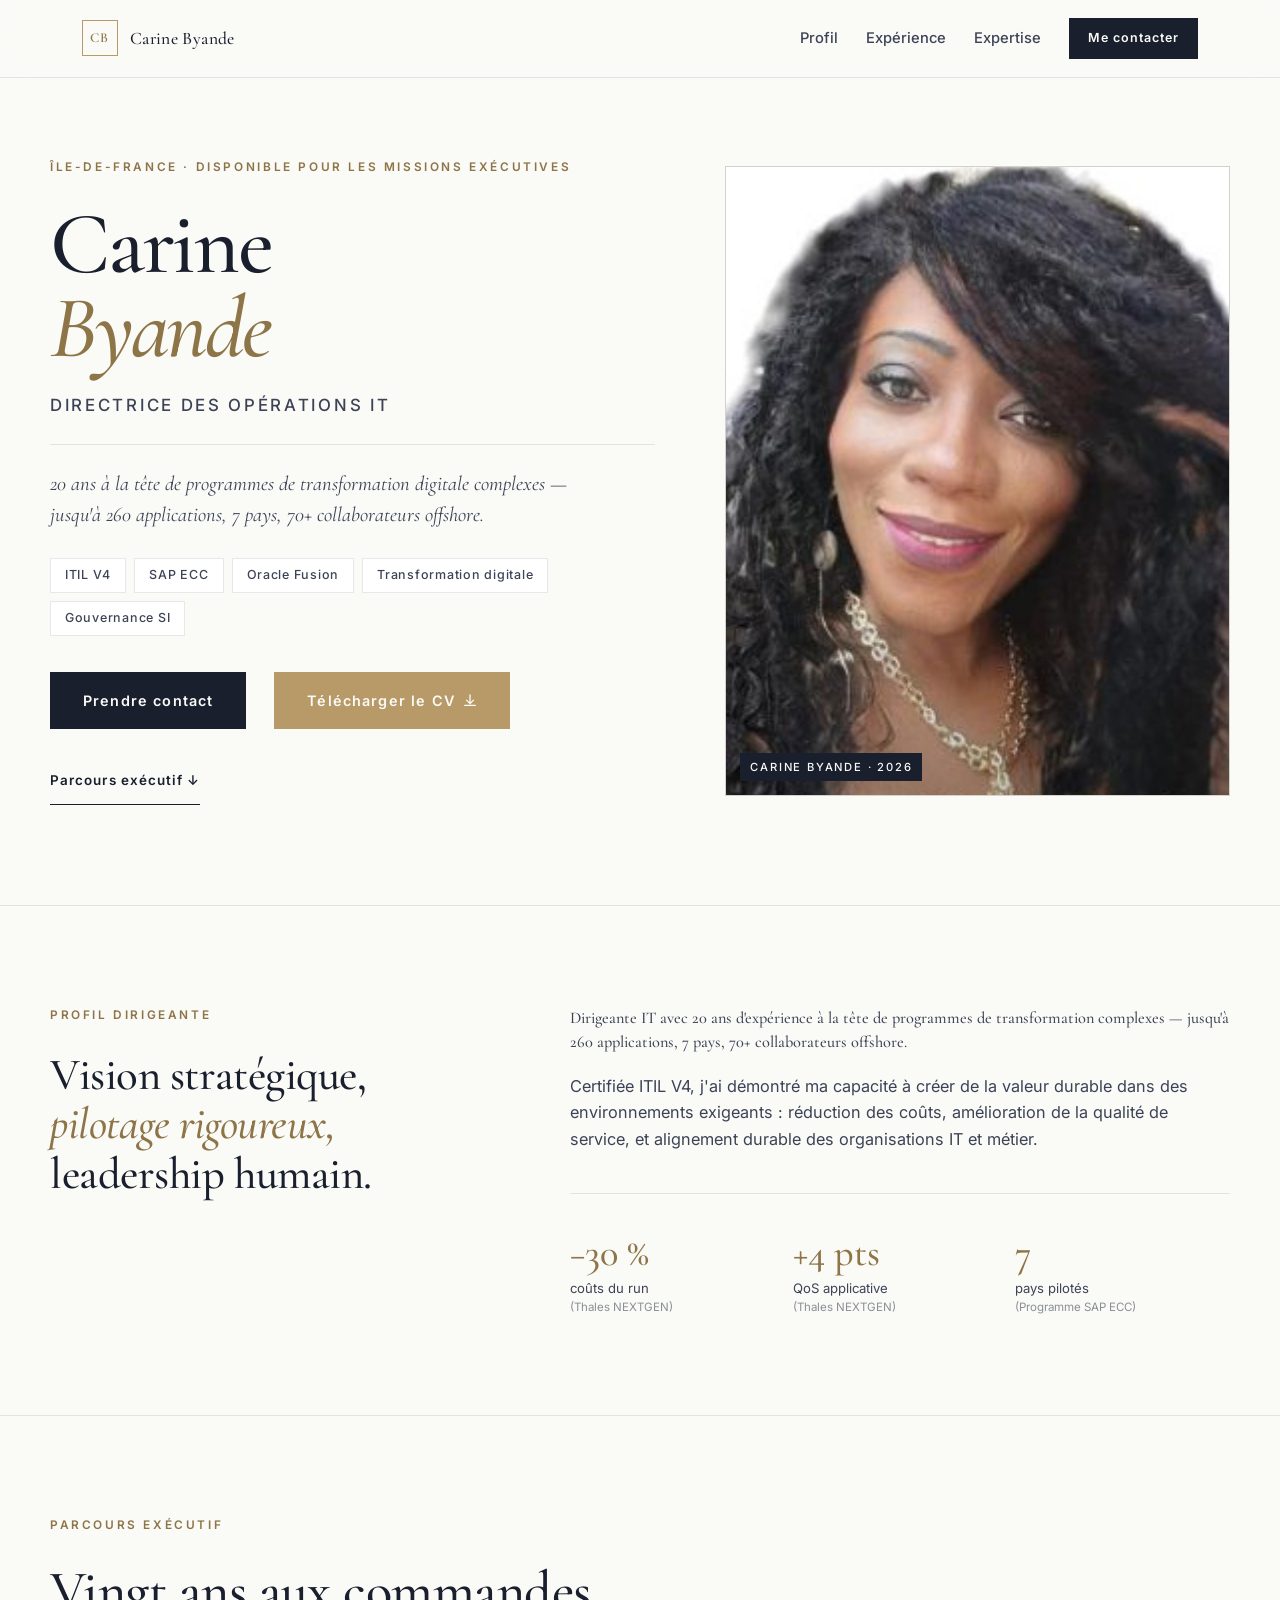
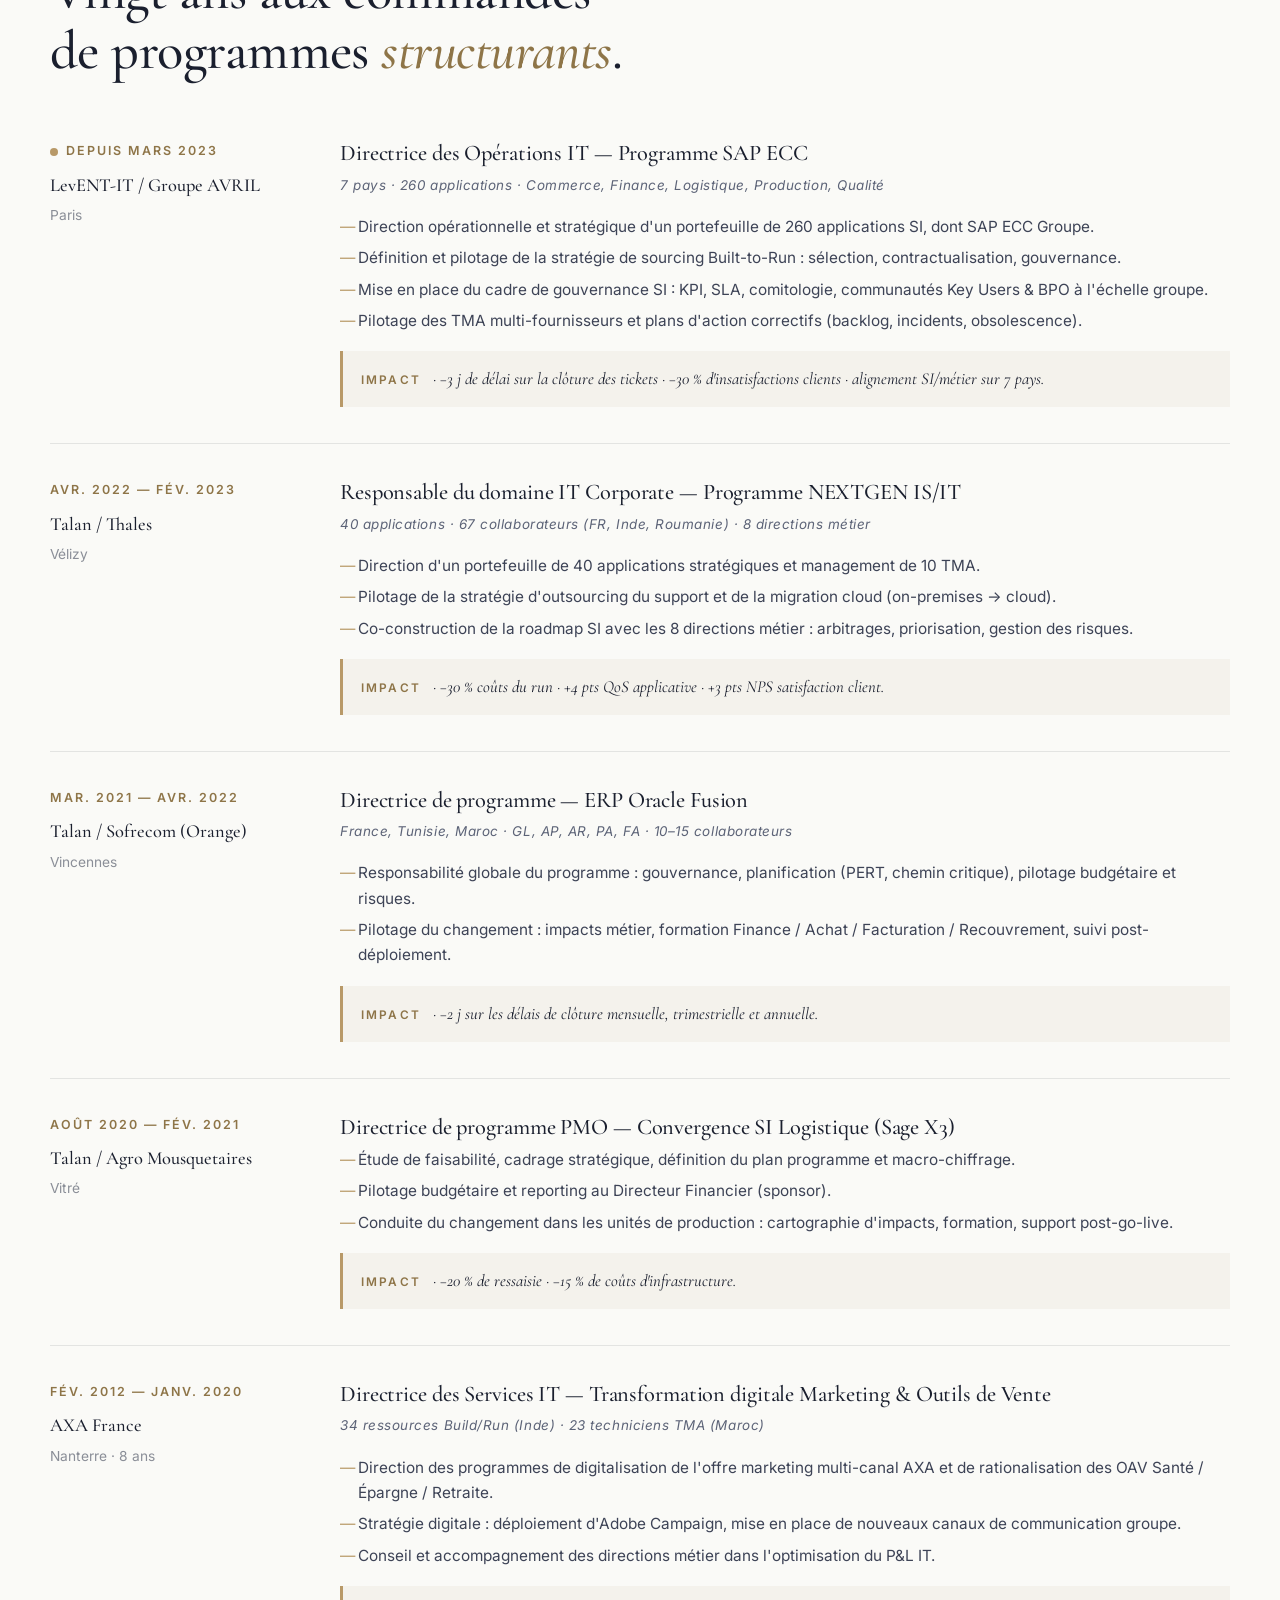
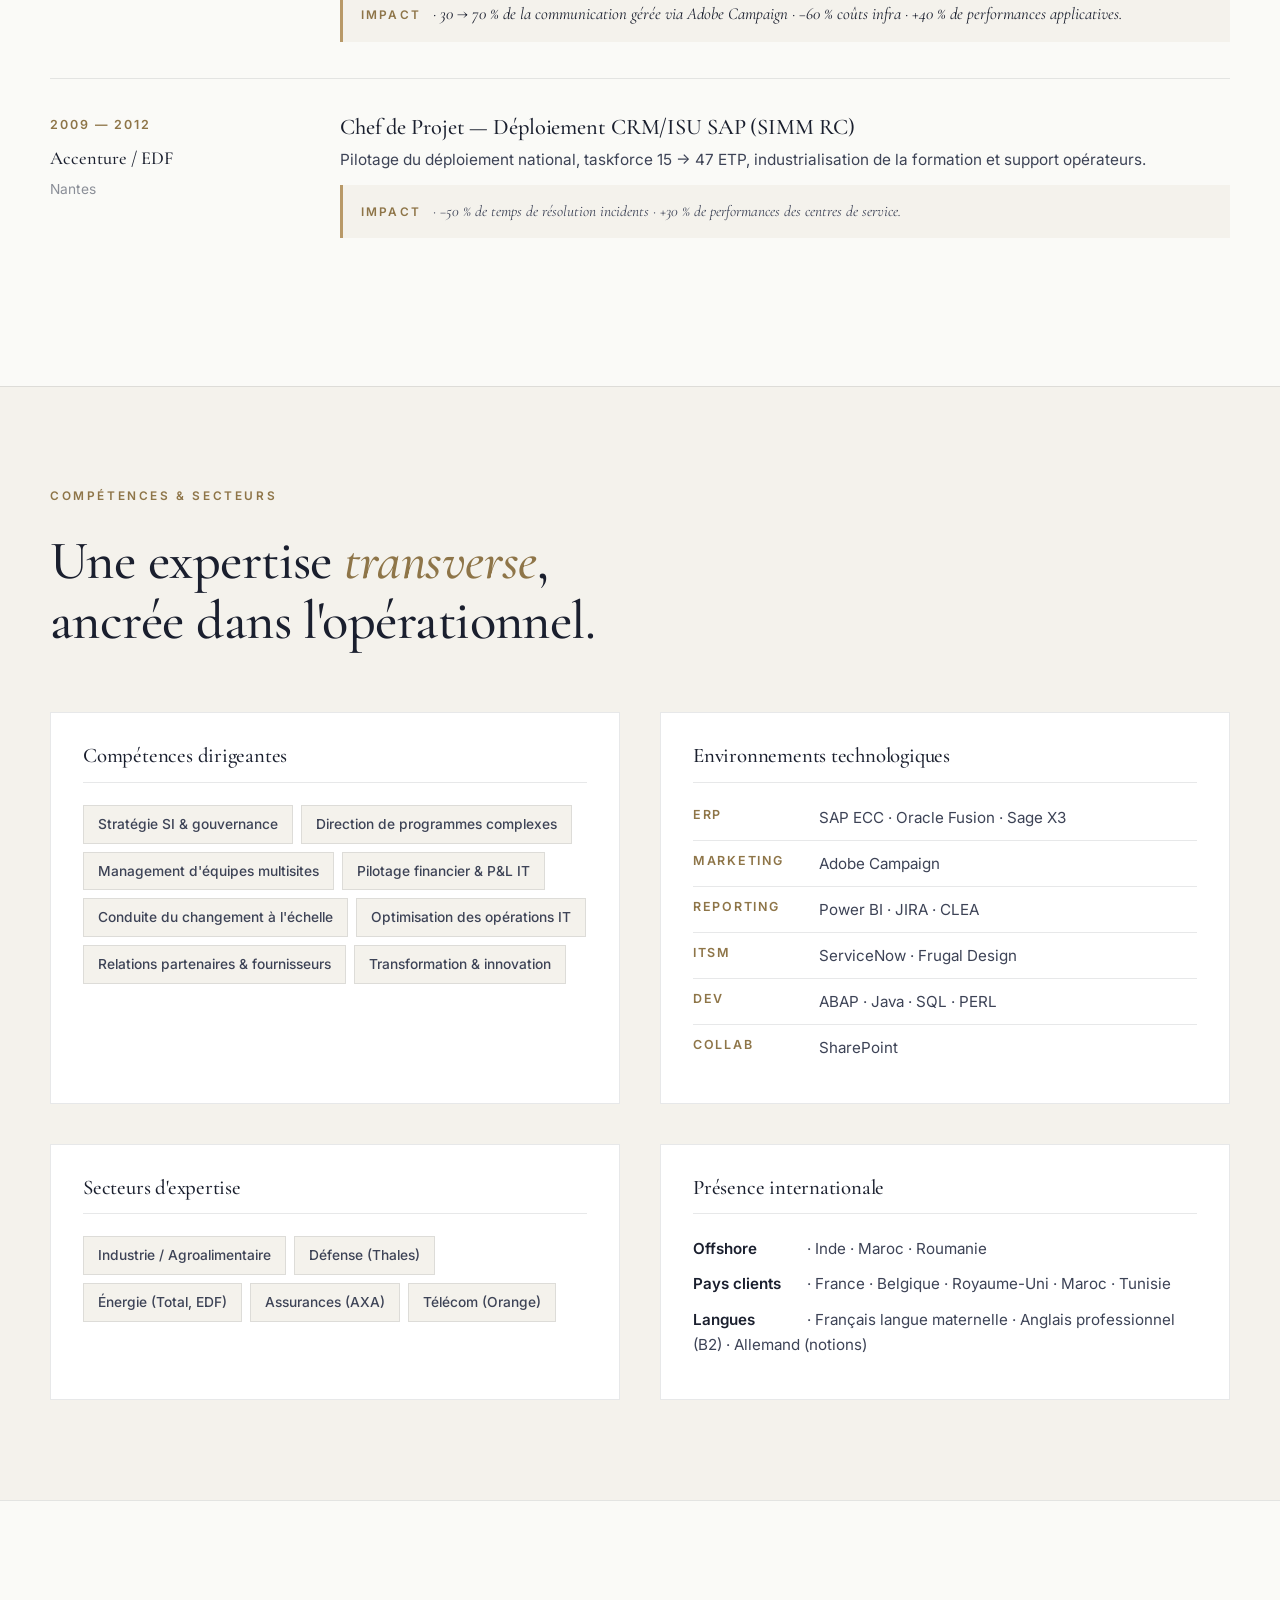
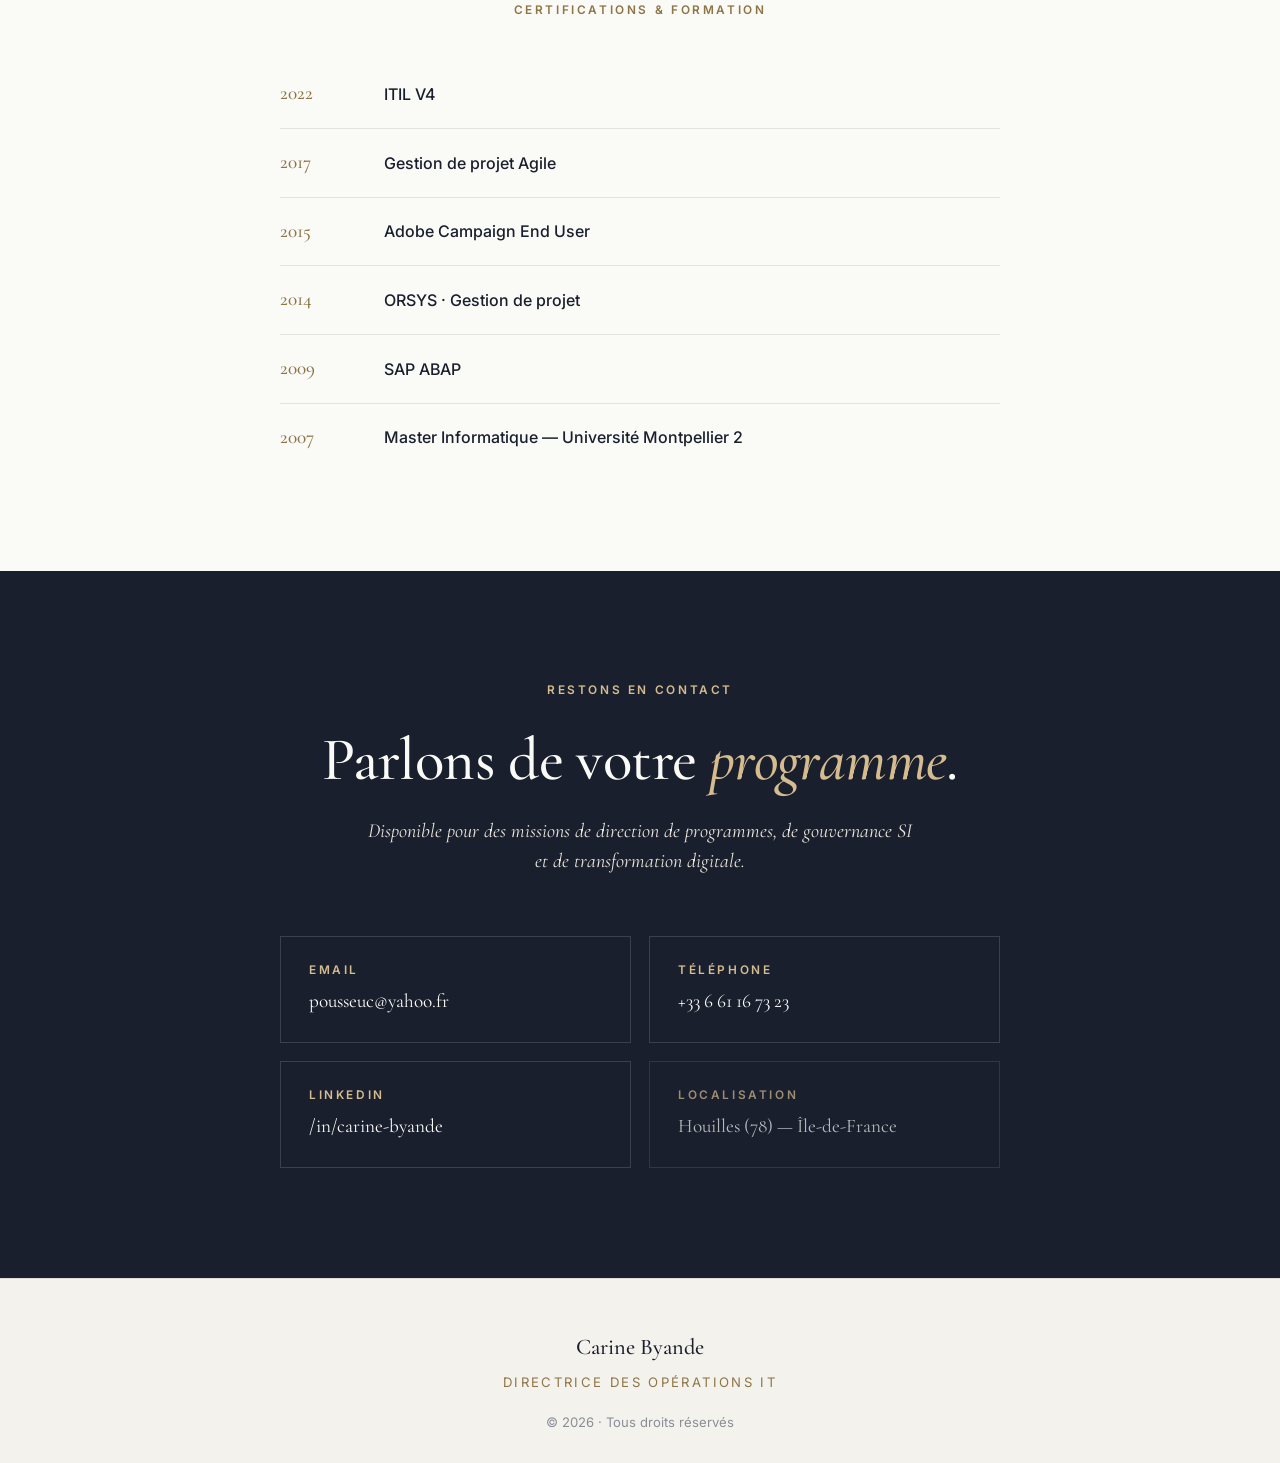
<file: index.html>
<!DOCTYPE html>
<html lang="fr">
<head>
  <meta charset="UTF-8" />
  <meta name="viewport" content="width=device-width, initial-scale=1.0" />
  <title>Carine Byande — Directrice des Opérations IT</title>
  <meta name="description" content="Carine Byande — Directrice des Opérations IT. 20 ans d'expérience en transformation digitale, programmes SAP, gouvernance SI et management multisites." />
  <meta property="og:title" content="Carine Byande — Directrice des Opérations IT" />
  <meta property="og:description" content="20 ans à la tête de programmes de transformation digitale complexes — AVRIL, Thales, AXA, EDF, Orange." />
  <link rel="stylesheet" href="style.css?v=2" />
  <link rel="preconnect" href="https://fonts.googleapis.com" />
  <link rel="preconnect" href="https://fonts.gstatic.com" crossorigin />
  <link href="https://fonts.googleapis.com/css2?family=Cormorant+Garamond:ital,wght@0,400;0,500;0,600;1,400&family=Inter:wght@300;400;500;600;700&display=swap" rel="stylesheet" />
</head>
<body>

  <!-- NAV -->
  <header class="nav">
    <div class="nav-inner">
      <a class="brand" href="#top">
        <span class="brand-mark">CB</span>
        <span class="brand-name">Carine Byande</span>
      </a>
      <nav class="nav-links" aria-label="Primary">
        <a href="#profil">Profil</a>
        <a href="#experience">Expérience</a>
        <a href="#expertise">Expertise</a>
        <a href="#contact" class="btn btn-gold btn-sm">Me contacter</a>
      </nav>
    </div>
  </header>

  <main id="top">

    <!-- HERO -->
    <section class="hero">
      <div class="hero-grid">
        <div class="hero-text">
          <p class="eyebrow">Île-de-France · Disponible pour les missions exécutives</p>
          <h1 class="hero-title">
            <span class="hero-first">Carine</span>
            <span class="hero-last">Byande</span>
          </h1>
          <p class="hero-role">Directrice des Opérations IT</p>
          <p class="hero-sub">
            <em>20 ans à la tête de programmes de transformation digitale complexes —
            jusqu'à 260 applications, 7 pays, 70+ collaborateurs offshore.</em>
          </p>
          <div class="hero-tags">
            <span>ITIL V4</span>
            <span>SAP ECC</span>
            <span>Oracle Fusion</span>
            <span>Transformation digitale</span>
            <span>Gouvernance SI</span>
          </div>
          <div class="hero-cta">
            <a href="#contact" class="btn btn-gold btn-lg">Prendre contact</a>
            <a href="CV_Carine_Byande_FR.pdf" class="btn btn-outline btn-lg" download="CV_Carine_Byande_FR.pdf">
              Télécharger le CV
              <svg class="btn-icon" viewBox="0 0 16 16" aria-hidden="true">
                <path d="M8 1v10m0 0L4 7m4 4l4-4M2 13h12" fill="none" stroke="currentColor" stroke-width="1.5" stroke-linecap="round" stroke-linejoin="round"/>
              </svg>
            </a>
            <a href="#experience" class="btn btn-link">Parcours exécutif ↓</a>
          </div>
        </div>
        <div class="hero-image">
          <img
            src="avatar.jpg"
            alt="Portrait de Carine Byande"
            onerror="this.onerror=null;this.style.display='none';this.nextElementSibling.style.display='flex';"
          />
          <div class="hero-image-fallback" style="display:none;">CB</div>
          <span class="hero-image-tag">Carine Byande · 2026</span>
        </div>
      </div>
    </section>

    <!-- PROFIL -->
    <section class="section profil" id="profil">
      <div class="section-inner two-col">
        <div class="col-side">
          <p class="eyebrow">Profil dirigeante</p>
          <h2>Vision stratégique,<br/><em>pilotage rigoureux,</em><br/>leadership humain.</h2>
        </div>
        <div class="col-main">
          <p class="lead">
            Dirigeante IT avec 20 ans d'expérience à la tête de programmes
            de transformation complexes — jusqu'à 260 applications, 7 pays, 70+ collaborateurs offshore.
          </p>
          <p>
            Certifiée ITIL V4, j'ai démontré ma capacité à créer de la valeur durable
            dans des environnements exigeants : réduction des coûts, amélioration de
            la qualité de service, et alignement durable des organisations IT et métier.
          </p>
          <div class="metrics">
            <div class="metric">
              <span class="metric-num">−30 %</span>
              <span class="metric-lbl">coûts du run<br/><small>(Thales NEXTGEN)</small></span>
            </div>
            <div class="metric">
              <span class="metric-num">+4 pts</span>
              <span class="metric-lbl">QoS applicative<br/><small>(Thales NEXTGEN)</small></span>
            </div>
            <div class="metric">
              <span class="metric-num">7</span>
              <span class="metric-lbl">pays pilotés<br/><small>(Programme SAP ECC)</small></span>
            </div>
          </div>
        </div>
      </div>
    </section>

    <!-- EXPERIENCE -->
    <section class="section experience" id="experience">
      <div class="section-inner">
        <div class="section-head">
          <p class="eyebrow">Parcours exécutif</p>
          <h2>Vingt ans aux commandes<br/>de programmes <em>structurants</em>.</h2>
        </div>

        <div class="timeline">

          <article class="role role--current">
            <div class="role-meta">
              <p class="role-period">Depuis mars 2023</p>
              <p class="role-company">LevENT-IT / Groupe AVRIL</p>
              <p class="role-place">Paris</p>
            </div>
            <div class="role-body">
              <h3>Directrice des Opérations IT — Programme SAP ECC</h3>
              <p class="role-scope">7 pays · 260 applications · Commerce, Finance, Logistique, Production, Qualité</p>
              <ul>
                <li>Direction opérationnelle et stratégique d'un portefeuille de 260 applications SI, dont SAP ECC Groupe.</li>
                <li>Définition et pilotage de la stratégie de sourcing Built-to-Run : sélection, contractualisation, gouvernance.</li>
                <li>Mise en place du cadre de gouvernance SI : KPI, SLA, comitologie, communautés Key Users &amp; BPO à l'échelle groupe.</li>
                <li>Pilotage des TMA multi-fournisseurs et plans d'action correctifs (backlog, incidents, obsolescence).</li>
              </ul>
              <p class="role-impact"><strong>Impact</strong> · −3 j de délai sur la clôture des tickets · −30 % d'insatisfactions clients · alignement SI/métier sur 7 pays.</p>
            </div>
          </article>

          <article class="role">
            <div class="role-meta">
              <p class="role-period">Avr. 2022 — Fév. 2023</p>
              <p class="role-company">Talan / Thales</p>
              <p class="role-place">Vélizy</p>
            </div>
            <div class="role-body">
              <h3>Responsable du domaine IT Corporate — Programme NEXTGEN IS/IT</h3>
              <p class="role-scope">40 applications · 67 collaborateurs (FR, Inde, Roumanie) · 8 directions métier</p>
              <ul>
                <li>Direction d'un portefeuille de 40 applications stratégiques et management de 10 TMA.</li>
                <li>Pilotage de la stratégie d'outsourcing du support et de la migration cloud (on-premises → cloud).</li>
                <li>Co-construction de la roadmap SI avec les 8 directions métier : arbitrages, priorisation, gestion des risques.</li>
              </ul>
              <p class="role-impact"><strong>Impact</strong> · −30 % coûts du run · +4 pts QoS applicative · +3 pts NPS satisfaction client.</p>
            </div>
          </article>

          <article class="role">
            <div class="role-meta">
              <p class="role-period">Mar. 2021 — Avr. 2022</p>
              <p class="role-company">Talan / Sofrecom (Orange)</p>
              <p class="role-place">Vincennes</p>
            </div>
            <div class="role-body">
              <h3>Directrice de programme — ERP Oracle Fusion</h3>
              <p class="role-scope">France, Tunisie, Maroc · GL, AP, AR, PA, FA · 10–15 collaborateurs</p>
              <ul>
                <li>Responsabilité globale du programme : gouvernance, planification (PERT, chemin critique), pilotage budgétaire et risques.</li>
                <li>Pilotage du changement : impacts métier, formation Finance / Achat / Facturation / Recouvrement, suivi post-déploiement.</li>
              </ul>
              <p class="role-impact"><strong>Impact</strong> · −2 j sur les délais de clôture mensuelle, trimestrielle et annuelle.</p>
            </div>
          </article>

          <article class="role">
            <div class="role-meta">
              <p class="role-period">Août 2020 — Fév. 2021</p>
              <p class="role-company">Talan / Agro Mousquetaires</p>
              <p class="role-place">Vitré</p>
            </div>
            <div class="role-body">
              <h3>Directrice de programme PMO — Convergence SI Logistique (Sage X3)</h3>
              <ul>
                <li>Étude de faisabilité, cadrage stratégique, définition du plan programme et macro-chiffrage.</li>
                <li>Pilotage budgétaire et reporting au Directeur Financier (sponsor).</li>
                <li>Conduite du changement dans les unités de production : cartographie d'impacts, formation, support post-go-live.</li>
              </ul>
              <p class="role-impact"><strong>Impact</strong> · −20 % de ressaisie · −15 % de coûts d'infrastructure.</p>
            </div>
          </article>

          <article class="role">
            <div class="role-meta">
              <p class="role-period">Fév. 2012 — Janv. 2020</p>
              <p class="role-company">AXA France</p>
              <p class="role-place">Nanterre · 8 ans</p>
            </div>
            <div class="role-body">
              <h3>Directrice des Services IT — Transformation digitale Marketing &amp; Outils de Vente</h3>
              <p class="role-scope">34 ressources Build/Run (Inde) · 23 techniciens TMA (Maroc)</p>
              <ul>
                <li>Direction des programmes de digitalisation de l'offre marketing multi-canal AXA et de rationalisation des OAV Santé / Épargne / Retraite.</li>
                <li>Stratégie digitale : déploiement d'Adobe Campaign, mise en place de nouveaux canaux de communication groupe.</li>
                <li>Conseil et accompagnement des directions métier dans l'optimisation du P&amp;L IT.</li>
              </ul>
              <p class="role-impact"><strong>Impact</strong> · 30 → 70 % de la communication gérée via Adobe Campaign · −60 % coûts infra · +40 % de performances applicatives.</p>
            </div>
          </article>

          <article class="role role--compact">
            <div class="role-meta">
              <p class="role-period">2009 — 2012</p>
              <p class="role-company">Accenture / EDF</p>
              <p class="role-place">Nantes</p>
            </div>
            <div class="role-body">
              <h3>Chef de Projet — Déploiement CRM/ISU SAP (SIMM RC)</h3>
              <p>Pilotage du déploiement national, taskforce 15 → 47 ETP, industrialisation de la formation et support opérateurs.</p>
              <p class="role-impact"><strong>Impact</strong> · −50 % de temps de résolution incidents · +30 % de performances des centres de service.</p>
            </div>
          </article>

        </div>
      </div>
    </section>

    <!-- EXPERTISE -->
    <section class="section expertise" id="expertise">
      <div class="section-inner">
        <div class="section-head">
          <p class="eyebrow">Compétences &amp; secteurs</p>
          <h2>Une expertise <em>transverse</em>,<br/>ancrée dans l'opérationnel.</h2>
        </div>

        <div class="expertise-grid">

          <div class="expertise-block">
            <h3>Compétences dirigeantes</h3>
            <ul class="pills">
              <li>Stratégie SI &amp; gouvernance</li>
              <li>Direction de programmes complexes</li>
              <li>Management d'équipes multisites</li>
              <li>Pilotage financier &amp; P&amp;L IT</li>
              <li>Conduite du changement à l'échelle</li>
              <li>Optimisation des opérations IT</li>
              <li>Relations partenaires &amp; fournisseurs</li>
              <li>Transformation &amp; innovation</li>
            </ul>
          </div>

          <div class="expertise-block">
            <h3>Environnements technologiques</h3>
            <dl class="techlist">
              <div><dt>ERP</dt><dd>SAP ECC · Oracle Fusion · Sage X3</dd></div>
              <div><dt>Marketing</dt><dd>Adobe Campaign</dd></div>
              <div><dt>Reporting</dt><dd>Power BI · JIRA · CLEA</dd></div>
              <div><dt>ITSM</dt><dd>ServiceNow · Frugal Design</dd></div>
              <div><dt>Dev</dt><dd>ABAP · Java · SQL · PERL</dd></div>
              <div><dt>Collab</dt><dd>SharePoint</dd></div>
            </dl>
          </div>

          <div class="expertise-block">
            <h3>Secteurs d'expertise</h3>
            <ul class="pills">
              <li>Industrie / Agroalimentaire</li>
              <li>Défense (Thales)</li>
              <li>Énergie (Total, EDF)</li>
              <li>Assurances (AXA)</li>
              <li>Télécom (Orange)</li>
            </ul>
          </div>

          <div class="expertise-block">
            <h3>Présence internationale</h3>
            <p class="muted-line"><strong>Offshore</strong> · Inde · Maroc · Roumanie</p>
            <p class="muted-line"><strong>Pays clients</strong> · France · Belgique · Royaume-Uni · Maroc · Tunisie</p>
            <p class="muted-line"><strong>Langues</strong> · Français langue maternelle · Anglais professionnel (B2) · Allemand (notions)</p>
          </div>

        </div>
      </div>
    </section>

    <!-- CERTIFICATIONS -->
    <section class="section certifications">
      <div class="section-inner">
        <div class="section-head section-head--center">
          <p class="eyebrow">Certifications &amp; formation</p>
        </div>
        <ul class="certs">
          <li><span class="cert-year">2022</span><span class="cert-name">ITIL V4</span></li>
          <li><span class="cert-year">2017</span><span class="cert-name">Gestion de projet Agile</span></li>
          <li><span class="cert-year">2015</span><span class="cert-name">Adobe Campaign End User</span></li>
          <li><span class="cert-year">2014</span><span class="cert-name">ORSYS · Gestion de projet</span></li>
          <li><span class="cert-year">2009</span><span class="cert-name">SAP ABAP</span></li>
          <li><span class="cert-year">2007</span><span class="cert-name">Master Informatique — Université Montpellier 2</span></li>
        </ul>
      </div>
    </section>

    <!-- CONTACT -->
    <section class="contact" id="contact">
      <div class="contact-inner">
        <p class="eyebrow eyebrow--gold">Restons en contact</p>
        <h2>Parlons de votre <em>programme</em>.</h2>
        <p class="contact-sub">
          Disponible pour des missions de direction de programmes,
          de gouvernance SI et de transformation digitale.
        </p>

        <div class="contact-grid">
          <a href="mailto:pousseuc@yahoo.fr" class="contact-card">
            <span class="contact-key">Email</span>
            <span class="contact-val">pousseuc@yahoo.fr</span>
          </a>
          <a href="tel:+33661167323" class="contact-card">
            <span class="contact-key">Téléphone</span>
            <span class="contact-val">+33 6 61 16 73 23</span>
          </a>
          <a href="https://linkedin.com/in/carine-byande" target="_blank" rel="noopener" class="contact-card">
            <span class="contact-key">LinkedIn</span>
            <span class="contact-val">/in/carine-byande</span>
          </a>
          <div class="contact-card contact-card--static">
            <span class="contact-key">Localisation</span>
            <span class="contact-val">Houilles (78) — Île-de-France</span>
          </div>
        </div>
      </div>
    </section>

  </main>

  <!-- FOOTER -->
  <footer class="footer">
    <div class="footer-inner">
      <p class="footer-name">Carine Byande</p>
      <p class="footer-role">Directrice des Opérations IT</p>
      <p class="footer-meta">© <span id="year"></span> · Tous droits réservés</p>
    </div>
  </footer>

  <script>
    document.getElementById('year').textContent = new Date().getFullYear();
  </script>
</body>
</html>
</file>
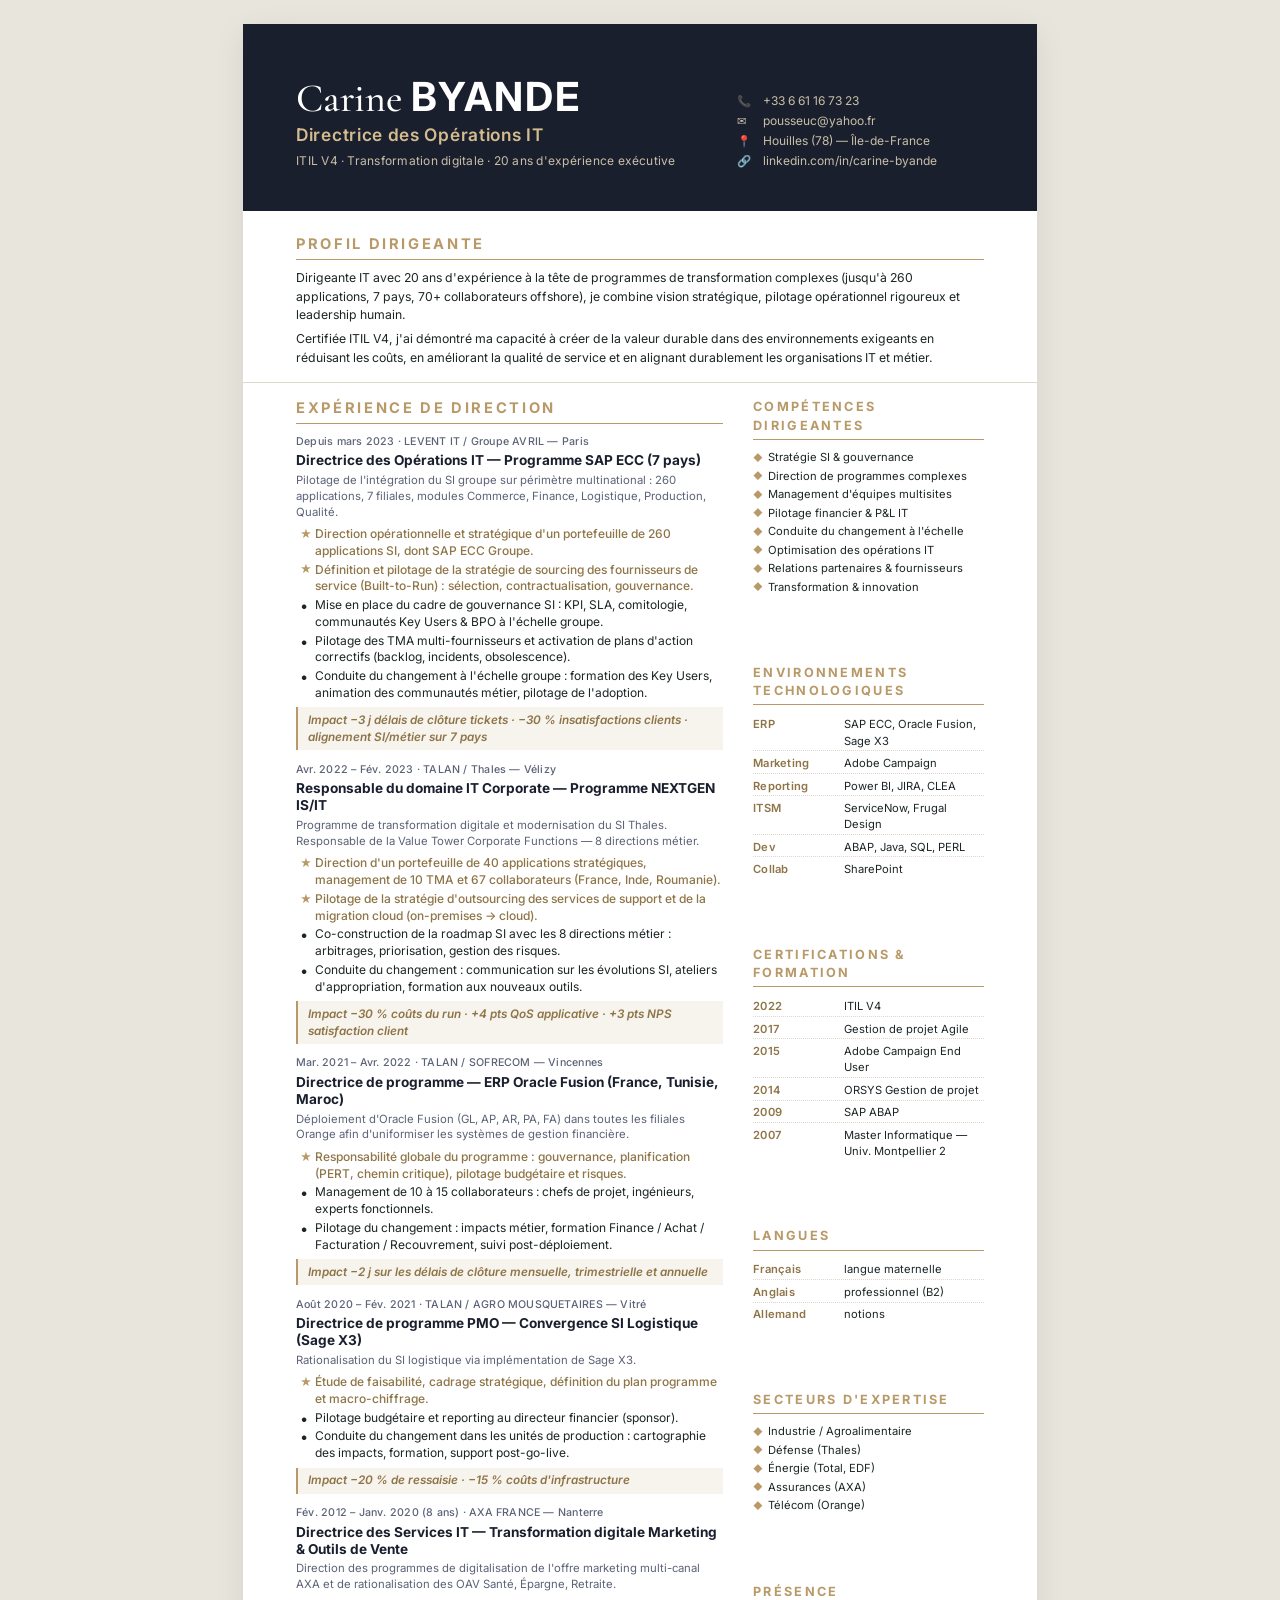
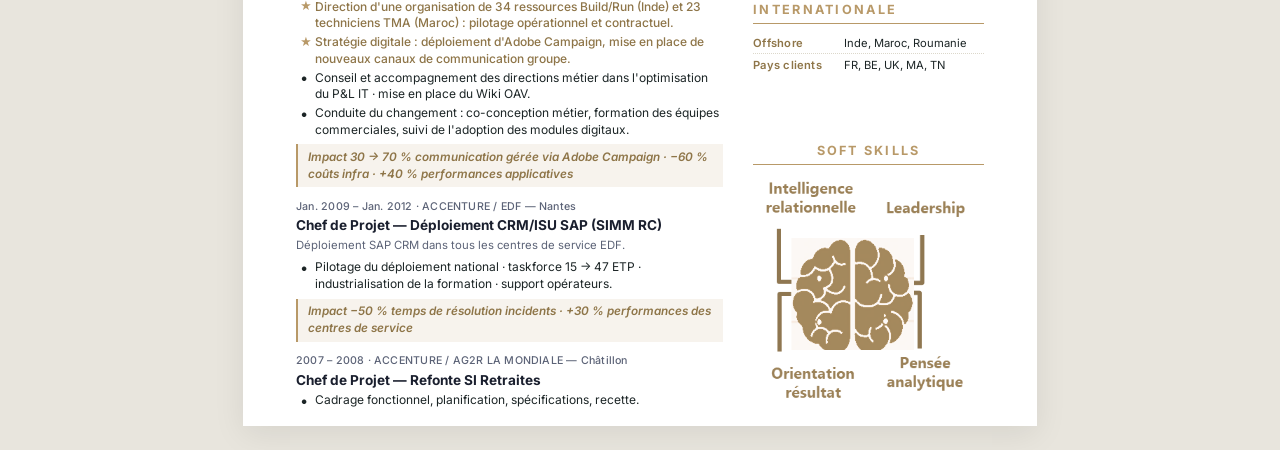
<file: cv.html>
<!DOCTYPE html>
<html lang="fr">
<head>
  <meta charset="UTF-8" />
  <title>CV — Carine Byande, Directrice des Opérations IT</title>
  <link rel="preconnect" href="https://fonts.googleapis.com" />
  <link rel="preconnect" href="https://fonts.gstatic.com" crossorigin />
  <link href="https://fonts.googleapis.com/css2?family=Cormorant+Garamond:wght@500&family=Inter:wght@300;400;500;600;700&display=swap" rel="stylesheet" />
  <link rel="stylesheet" href="cv.css" />
</head>
<body>

  <main class="cv">

    <!-- ============= HEADER BAND (NAVY — DO NOT TOUCH) ============= -->
    <header class="head">
      <div class="head-left">
        <h1>Carine <span class="last-name">BYANDE</span></h1>
        <p class="head-role">Directrice des Opérations IT</p>
        <p class="head-tag">ITIL V4 · Transformation digitale · 20 ans d'expérience exécutive</p>
      </div>
      <div class="head-right">
        <p class="contact-line"><span class="ico">📞</span>+33 6 61 16 73 23</p>
        <p class="contact-line"><span class="ico">✉</span>pousseuc@yahoo.fr</p>
        <p class="contact-line"><span class="ico">📍</span>Houilles (78) — Île-de-France</p>
        <p class="contact-line"><span class="ico">🔗</span>linkedin.com/in/carine-byande</p>
      </div>
    </header>

    <!-- ============= PROFIL DIRIGEANTE ============= -->
    <section class="profil">
      <h2>PROFIL DIRIGEANTE</h2>
      <p>
        Dirigeante IT avec 20 ans d'expérience à la tête de programmes
        de transformation complexes (jusqu'à 260 applications, 7 pays, 70+ collaborateurs offshore),
        je combine vision stratégique, pilotage opérationnel rigoureux et leadership humain.
      </p>
      <p>
        Certifiée ITIL V4, j'ai démontré ma capacité à créer de la valeur durable
        dans des environnements exigeants en réduisant les coûts, en améliorant la qualité de service
        et en alignant durablement les organisations IT et métier.
      </p>
    </section>

    <!-- ============= MAIN BODY (2 COLS) ============= -->
    <div class="body">

      <!-- LEFT COLUMN — EXPÉRIENCE -->
      <section class="experience">
        <h2>EXPÉRIENCE DE DIRECTION</h2>

        <article class="role">
          <p class="role-period">Depuis mars 2023 · LEVENT IT / Groupe AVRIL — Paris</p>
          <h3>Directrice des Opérations IT — Programme SAP ECC (7 pays)</h3>
          <p class="role-context">Pilotage de l'intégration du SI groupe sur périmètre multinational : 260 applications, 7 filiales, modules Commerce, Finance, Logistique, Production, Qualité.</p>
          <ul>
            <li class="star">Direction opérationnelle et stratégique d'un portefeuille de 260 applications SI, dont SAP ECC Groupe.</li>
            <li class="star">Définition et pilotage de la stratégie de sourcing des fournisseurs de service (Built-to-Run) : sélection, contractualisation, gouvernance.</li>
            <li>Mise en place du cadre de gouvernance SI : KPI, SLA, comitologie, communautés Key Users &amp; BPO à l'échelle groupe.</li>
            <li>Pilotage des TMA multi-fournisseurs et activation de plans d'action correctifs (backlog, incidents, obsolescence).</li>
            <li>Conduite du changement à l'échelle groupe : formation des Key Users, animation des communautés métier, pilotage de l'adoption.</li>
          </ul>
          <p class="role-impact">Impact −3 j délais de clôture tickets · −30 % insatisfactions clients · alignement SI/métier sur 7 pays</p>
        </article>

        <article class="role">
          <p class="role-period">Avr. 2022 – Fév. 2023 · TALAN / Thales — Vélizy</p>
          <h3>Responsable du domaine IT Corporate — Programme NEXTGEN IS/IT</h3>
          <p class="role-context">Programme de transformation digitale et modernisation du SI Thales. Responsable de la Value Tower Corporate Functions — 8 directions métier.</p>
          <ul>
            <li class="star">Direction d'un portefeuille de 40 applications stratégiques, management de 10 TMA et 67 collaborateurs (France, Inde, Roumanie).</li>
            <li class="star">Pilotage de la stratégie d'outsourcing des services de support et de la migration cloud (on-premises → cloud).</li>
            <li>Co-construction de la roadmap SI avec les 8 directions métier : arbitrages, priorisation, gestion des risques.</li>
            <li>Conduite du changement : communication sur les évolutions SI, ateliers d'appropriation, formation aux nouveaux outils.</li>
          </ul>
          <p class="role-impact">Impact −30 % coûts du run · +4 pts QoS applicative · +3 pts NPS satisfaction client</p>
        </article>

        <article class="role">
          <p class="role-period">Mar. 2021 – Avr. 2022 · TALAN / SOFRECOM — Vincennes</p>
          <h3>Directrice de programme — ERP Oracle Fusion (France, Tunisie, Maroc)</h3>
          <p class="role-context">Déploiement d'Oracle Fusion (GL, AP, AR, PA, FA) dans toutes les filiales Orange afin d'uniformiser les systèmes de gestion financière.</p>
          <ul>
            <li class="star">Responsabilité globale du programme : gouvernance, planification (PERT, chemin critique), pilotage budgétaire et risques.</li>
            <li>Management de 10 à 15 collaborateurs : chefs de projet, ingénieurs, experts fonctionnels.</li>
            <li>Pilotage du changement : impacts métier, formation Finance / Achat / Facturation / Recouvrement, suivi post-déploiement.</li>
          </ul>
          <p class="role-impact">Impact −2 j sur les délais de clôture mensuelle, trimestrielle et annuelle</p>
        </article>

        <article class="role">
          <p class="role-period">Août 2020 – Fév. 2021 · TALAN / AGRO MOUSQUETAIRES — Vitré</p>
          <h3>Directrice de programme PMO — Convergence SI Logistique (Sage X3)</h3>
          <p class="role-context">Rationalisation du SI logistique via implémentation de Sage X3.</p>
          <ul>
            <li class="star">Étude de faisabilité, cadrage stratégique, définition du plan programme et macro-chiffrage.</li>
            <li>Pilotage budgétaire et reporting au directeur financier (sponsor).</li>
            <li>Conduite du changement dans les unités de production : cartographie des impacts, formation, support post-go-live.</li>
          </ul>
          <p class="role-impact">Impact −20 % de ressaisie · −15 % coûts d'infrastructure</p>
        </article>

        <article class="role">
          <p class="role-period">Fév. 2012 – Janv. 2020 (8 ans) · AXA FRANCE — Nanterre</p>
          <h3>Directrice des Services IT — Transformation digitale Marketing &amp; Outils de Vente</h3>
          <p class="role-context">Direction des programmes de digitalisation de l'offre marketing multi-canal AXA et de rationalisation des OAV Santé, Épargne, Retraite.</p>
          <ul>
            <li class="star">Direction d'une organisation de 34 ressources Build/Run (Inde) et 23 techniciens TMA (Maroc) : pilotage opérationnel et contractuel.</li>
            <li class="star">Stratégie digitale : déploiement d'Adobe Campaign, mise en place de nouveaux canaux de communication groupe.</li>
            <li>Conseil et accompagnement des directions métier dans l'optimisation du P&amp;L IT · mise en place du Wiki OAV.</li>
            <li>Conduite du changement : co-conception métier, formation des équipes commerciales, suivi de l'adoption des modules digitaux.</li>
          </ul>
          <p class="role-impact">Impact 30 → 70 % communication gérée via Adobe Campaign · −60 % coûts infra · +40 % performances applicatives</p>
        </article>

        <article class="role">
          <p class="role-period">Jan. 2009 – Jan. 2012 · ACCENTURE / EDF — Nantes</p>
          <h3>Chef de Projet — Déploiement CRM/ISU SAP (SIMM RC)</h3>
          <p class="role-context">Déploiement SAP CRM dans tous les centres de service EDF.</p>
          <ul>
            <li>Pilotage du déploiement national · taskforce 15 → 47 ETP · industrialisation de la formation · support opérateurs.</li>
          </ul>
          <p class="role-impact">Impact −50 % temps de résolution incidents · +30 % performances des centres de service</p>
        </article>

        <article class="role role--compact">
          <p class="role-period">2007 – 2008 · ACCENTURE / AG2R LA MONDIALE — Châtillon</p>
          <h3>Chef de Projet — Refonte SI Retraites</h3>
          <ul>
            <li>Cadrage fonctionnel, planification, spécifications, recette.</li>
          </ul>
        </article>

      </section>

      <!-- RIGHT SIDEBAR -->
      <aside class="sidebar">

        <section class="side-block">
          <h2>COMPÉTENCES DIRIGEANTES</h2>
          <ul class="diamond-list">
            <li>Stratégie SI &amp; gouvernance</li>
            <li>Direction de programmes complexes</li>
            <li>Management d'équipes multisites</li>
            <li>Pilotage financier &amp; P&amp;L IT</li>
            <li>Conduite du changement à l'échelle</li>
            <li>Optimisation des opérations IT</li>
            <li>Relations partenaires &amp; fournisseurs</li>
            <li>Transformation &amp; innovation</li>
          </ul>
        </section>

        <section class="side-block">
          <h2>ENVIRONNEMENTS TECHNOLOGIQUES</h2>
          <dl class="kv">
            <div><dt>ERP</dt><dd>SAP ECC, Oracle Fusion, Sage X3</dd></div>
            <div><dt>Marketing</dt><dd>Adobe Campaign</dd></div>
            <div><dt>Reporting</dt><dd>Power BI, JIRA, CLEA</dd></div>
            <div><dt>ITSM</dt><dd>ServiceNow, Frugal Design</dd></div>
            <div><dt>Dev</dt><dd>ABAP, Java, SQL, PERL</dd></div>
            <div><dt>Collab</dt><dd>SharePoint</dd></div>
          </dl>
        </section>

        <section class="side-block">
          <h2>CERTIFICATIONS &amp; FORMATION</h2>
          <dl class="kv">
            <div><dt>2022</dt><dd>ITIL V4</dd></div>
            <div><dt>2017</dt><dd>Gestion de projet Agile</dd></div>
            <div><dt>2015</dt><dd>Adobe Campaign End User</dd></div>
            <div><dt>2014</dt><dd>ORSYS Gestion de projet</dd></div>
            <div><dt>2009</dt><dd>SAP ABAP</dd></div>
            <div><dt>2007</dt><dd>Master Informatique — Univ. Montpellier 2</dd></div>
          </dl>
        </section>

        <section class="side-block">
          <h2>LANGUES</h2>
          <dl class="kv">
            <div><dt>Français</dt><dd>langue maternelle</dd></div>
            <div><dt>Anglais</dt><dd>professionnel (B2)</dd></div>
            <div><dt>Allemand</dt><dd>notions</dd></div>
          </dl>
        </section>

        <section class="side-block">
          <h2>SECTEURS D'EXPERTISE</h2>
          <ul class="diamond-list">
            <li>Industrie / Agroalimentaire</li>
            <li>Défense (Thales)</li>
            <li>Énergie (Total, EDF)</li>
            <li>Assurances (AXA)</li>
            <li>Télécom (Orange)</li>
          </ul>
        </section>

        <section class="side-block">
          <h2>PRÉSENCE INTERNATIONALE</h2>
          <dl class="kv">
            <div><dt>Offshore</dt><dd>Inde, Maroc, Roumanie</dd></div>
            <div><dt>Pays clients</dt><dd>FR, BE, UK, MA, TN</dd></div>
          </dl>
        </section>

        <section class="side-block side-block--soft">
          <h2>SOFT SKILLS</h2>
          <img src="softskills.png" alt="Soft skills : Intelligence relationnelle, Leadership, Orientation résultat, Pensée analytique" class="soft-img" />
        </section>

      </aside>

    </div>

  </main>

</body>
</html>
</file>
<file: style.css>
:root {
  --bg: #FAFAF7;
  --bg-soft: #F4F2EC;
  --bg-deep: #E9E5DC;
  --surface: #FFFFFF;
  --ink: #1A1F2E;
  --ink-soft: #3D4356;
  --ink-mute: #5C6377;
  --muted: #8A8E97;
  --line: rgba(26, 31, 46, 0.10);
  --gold: #B89968;
  --gold-deep: #8E7548;
  --gold-soft: #D4BC8E;
  --serif: 'Cormorant Garamond', 'Garamond', serif;
  --sans: 'Inter', -apple-system, BlinkMacSystemFont, system-ui, sans-serif;
  --container: 1180px;
}

* { box-sizing: border-box; }

html, body {
  margin: 0;
  padding: 0;
  background: var(--bg);
  color: var(--ink);
  font-family: var(--sans);
  font-size: 16px;
  line-height: 1.65;
  font-weight: 400;
  -webkit-font-smoothing: antialiased;
}

a { color: inherit; text-decoration: none; }
img { display: block; max-width: 100%; height: auto; }
button { font-family: inherit; cursor: pointer; }
::selection { background: var(--ink); color: var(--bg); }

/* ---------- Typography ---------- */
h1, h2, h3, h4 {
  font-family: var(--serif);
  font-weight: 500;
  letter-spacing: -0.01em;
  line-height: 1.1;
  margin: 0;
}
h1 em, h2 em, h3 em {
  font-style: italic;
  font-weight: 500;
  color: var(--gold-deep);
}

.eyebrow {
  font-family: var(--sans);
  font-size: 0.74rem;
  font-weight: 600;
  letter-spacing: 0.22em;
  text-transform: uppercase;
  color: var(--gold-deep);
  margin: 0 0 26px;
}
.eyebrow--gold { color: var(--gold-soft); }

/* ---------- Buttons ---------- */
.btn {
  display: inline-flex;
  align-items: center;
  gap: 8px;
  padding: 12px 24px;
  font-family: var(--sans);
  font-weight: 600;
  font-size: 0.84rem;
  letter-spacing: 0.08em;
  border: 1.5px solid transparent;
  border-radius: 0;
  transition: background 0.25s ease, color 0.25s ease, border-color 0.25s ease, transform 0.15s ease;
  cursor: pointer;
}
.btn-sm { padding: 9px 18px; font-size: 0.78rem; }
.btn-lg { padding: 16px 32px; font-size: 0.9rem; }

.btn-gold {
  background: var(--ink);
  color: var(--bg);
  border-color: var(--ink);
}
.btn-gold:hover {
  background: var(--gold-deep);
  border-color: var(--gold-deep);
  transform: translateY(-1px);
}

.btn-outline {
  background: var(--gold);
  color: var(--bg);
  border-color: var(--gold);
}
.btn-outline:hover {
  background: var(--gold-deep);
  border-color: var(--gold-deep);
  transform: translateY(-1px);
}

.btn-icon {
  width: 14px;
  height: 14px;
  flex-shrink: 0;
}

.btn-link {
  padding: 12px 0;
  border: 0;
  border-bottom: 1px solid var(--ink);
  color: var(--ink);
}
.btn-link:hover { color: var(--gold-deep); border-color: var(--gold-deep); }

/* ---------- Nav ---------- */
.nav {
  position: sticky;
  top: 0;
  z-index: 50;
  background: rgba(250, 250, 247, 0.85);
  backdrop-filter: saturate(140%) blur(12px);
  -webkit-backdrop-filter: saturate(140%) blur(12px);
  border-bottom: 1px solid var(--line);
}
.nav-inner {
  max-width: var(--container);
  margin: 0 auto;
  padding: 18px 32px;
  display: flex;
  align-items: center;
  justify-content: space-between;
  gap: 24px;
}
.brand {
  display: inline-flex;
  align-items: center;
  gap: 12px;
  color: var(--ink);
}
.brand-mark {
  display: inline-flex;
  align-items: center;
  justify-content: center;
  width: 36px;
  height: 36px;
  border: 1px solid var(--gold);
  color: var(--gold-deep);
  font-family: var(--serif);
  font-weight: 600;
  font-size: 0.85rem;
  letter-spacing: 0.08em;
}
.brand-name {
  font-family: var(--serif);
  font-weight: 500;
  font-size: 1.1rem;
  letter-spacing: 0.02em;
}

.nav-links {
  display: flex;
  align-items: center;
  gap: 28px;
  font-size: 0.92rem;
  font-weight: 500;
}
.nav-links a:not(.btn) {
  color: var(--ink-soft);
  transition: color 0.2s ease;
}
.nav-links a:not(.btn):hover { color: var(--ink); }

/* ---------- Hero ---------- */
.hero {
  padding: 80px 32px 100px;
}
.hero-grid {
  max-width: var(--container);
  margin: 0 auto;
  display: grid;
  grid-template-columns: 1.2fr 1fr;
  gap: 70px;
  align-items: center;
}

.hero-title {
  font-family: var(--serif);
  font-weight: 500;
  font-size: clamp(3.2rem, 7vw, 5.5rem);
  line-height: 0.95;
  letter-spacing: -0.025em;
  margin: 0 0 22px;
  display: flex;
  flex-direction: column;
  gap: 0;
}
.hero-first { color: var(--ink); }
.hero-last { color: var(--gold-deep); font-style: italic; font-weight: 500; }

.hero-role {
  font-family: var(--sans);
  font-size: 1.05rem;
  font-weight: 500;
  letter-spacing: 0.16em;
  text-transform: uppercase;
  color: var(--ink-soft);
  margin: 0 0 24px;
  padding-bottom: 24px;
  border-bottom: 1px solid var(--line);
}

.hero-sub {
  font-family: var(--serif);
  font-size: clamp(1.15rem, 1.6vw, 1.4rem);
  font-style: italic;
  font-weight: 400;
  color: var(--ink-soft);
  max-width: 560px;
  margin: 0 0 28px;
  line-height: 1.5;
}

.hero-tags {
  display: flex;
  flex-wrap: wrap;
  gap: 8px;
  margin-bottom: 36px;
}
.hero-tags span {
  font-family: var(--sans);
  font-size: 0.78rem;
  font-weight: 500;
  letter-spacing: 0.06em;
  padding: 6px 14px;
  border: 1px solid var(--line);
  color: var(--ink-soft);
  background: var(--surface);
}

.hero-cta {
  display: flex;
  gap: 28px;
  align-items: center;
  flex-wrap: wrap;
}

.hero-image {
  position: relative;
  aspect-ratio: 4 / 5;
  background: var(--bg-deep);
  overflow: hidden;
  border: 1px solid var(--line);
}
.hero-image img {
  width: 100%;
  height: 100%;
  object-fit: cover;
}
.hero-image-fallback {
  width: 100%;
  height: 100%;
  display: flex;
  align-items: center;
  justify-content: center;
  font-family: var(--serif);
  font-size: 8rem;
  font-style: italic;
  color: var(--gold-deep);
  background: var(--bg-deep);
  letter-spacing: 0.05em;
}
.hero-image-tag {
  position: absolute;
  bottom: 14px;
  left: 14px;
  background: var(--ink);
  color: var(--bg);
  font-family: var(--sans);
  font-size: 0.7rem;
  font-weight: 500;
  letter-spacing: 0.16em;
  text-transform: uppercase;
  padding: 5px 10px;
}

/* ---------- Sections ---------- */
.section {
  padding: 100px 32px;
  border-top: 1px solid var(--line);
}
.section-inner {
  max-width: var(--container);
  margin: 0 auto;
}
.section-head {
  margin-bottom: 60px;
  max-width: 720px;
}
.section-head--center {
  text-align: center;
  margin: 0 auto 40px;
}
.section-head h2 {
  font-size: clamp(2.2rem, 4.5vw, 3.4rem);
  font-weight: 500;
  margin: 0;
}

.two-col {
  display: grid;
  grid-template-columns: 1fr 1.5fr;
  gap: 80px;
  align-items: start;
}
.col-side h2 {
  font-size: clamp(1.8rem, 3.5vw, 2.8rem);
  font-weight: 500;
}

.lead {
  font-family: var(--serif);
  font-size: 1.4rem;
  font-weight: 500;
  line-height: 1.5;
  color: var(--ink);
  margin: 0 0 22px;
}
.col-main p {
  margin: 0 0 18px;
  color: var(--ink-soft);
  font-size: 1.02rem;
}

.metrics {
  display: grid;
  grid-template-columns: repeat(3, 1fr);
  gap: 8px;
  margin-top: 40px;
  padding-top: 40px;
  border-top: 1px solid var(--line);
}
.metric {
  display: flex;
  flex-direction: column;
  gap: 6px;
}
.metric-num {
  font-family: var(--serif);
  font-size: 2.4rem;
  font-weight: 500;
  color: var(--gold-deep);
  line-height: 1;
}
.metric-lbl {
  font-family: var(--sans);
  font-size: 0.82rem;
  color: var(--ink-soft);
  line-height: 1.4;
}
.metric-lbl small {
  display: block;
  color: var(--muted);
  font-size: 0.72rem;
  margin-top: 2px;
}

/* ---------- Timeline ---------- */
.timeline {
  display: grid;
  gap: 0;
}
.role {
  display: grid;
  grid-template-columns: 240px 1fr;
  gap: 50px;
  padding: 36px 0;
  border-top: 1px solid var(--line);
}
.role:first-child { border-top: 0; padding-top: 0; }
.role--current .role-period::before {
  content: "";
  display: inline-block;
  width: 8px;
  height: 8px;
  border-radius: 50%;
  background: var(--gold);
  margin-right: 8px;
  vertical-align: middle;
  animation: pulse 2s ease-in-out infinite;
}
@keyframes pulse {
  0%, 100% { opacity: 1; }
  50% { opacity: 0.4; }
}

.role-meta {
  display: flex;
  flex-direction: column;
  gap: 4px;
}
.role-period {
  font-family: var(--sans);
  font-size: 0.78rem;
  font-weight: 600;
  letter-spacing: 0.16em;
  text-transform: uppercase;
  color: var(--gold-deep);
  margin: 0;
}
.role-company {
  font-family: var(--serif);
  font-weight: 500;
  font-size: 1.15rem;
  margin: 4px 0 0;
  color: var(--ink);
}
.role-place {
  font-size: 0.86rem;
  color: var(--muted);
  margin: 0;
}

.role-body h3 {
  font-size: 1.4rem;
  font-weight: 500;
  margin: 0 0 8px;
  letter-spacing: -0.005em;
}
.role-scope {
  font-family: var(--sans);
  font-size: 0.84rem;
  color: var(--ink-mute);
  letter-spacing: 0.04em;
  margin: 0 0 18px;
  font-style: italic;
}
.role-body ul {
  list-style: none;
  padding: 0;
  margin: 0 0 18px;
}
.role-body li {
  position: relative;
  padding-left: 18px;
  font-size: 0.96rem;
  color: var(--ink-soft);
  margin-bottom: 6px;
}
.role-body li::before {
  content: "—";
  position: absolute;
  left: 0;
  color: var(--gold);
}
.role-impact {
  font-family: var(--serif);
  font-size: 1.05rem;
  color: var(--ink);
  margin: 0;
  padding: 14px 18px;
  background: var(--bg-soft);
  border-left: 3px solid var(--gold);
  font-style: italic;
}
.role-impact strong {
  font-style: normal;
  font-family: var(--sans);
  font-size: 0.74rem;
  font-weight: 600;
  letter-spacing: 0.18em;
  text-transform: uppercase;
  color: var(--gold-deep);
  margin-right: 8px;
}

.role--compact .role-body p {
  margin: 0 0 12px;
  font-size: 0.96rem;
  color: var(--ink-soft);
}

/* ---------- Expertise ---------- */
.expertise {
  background: var(--bg-soft);
}
.expertise-grid {
  display: grid;
  grid-template-columns: 1fr 1fr;
  gap: 40px;
}
.expertise-block {
  background: var(--surface);
  border: 1px solid var(--line);
  padding: 32px;
}
.expertise-block h3 {
  font-size: 1.3rem;
  font-weight: 500;
  margin: 0 0 22px;
  padding-bottom: 14px;
  border-bottom: 1px solid var(--line);
}

.pills {
  list-style: none;
  padding: 0;
  margin: 0;
  display: flex;
  flex-wrap: wrap;
  gap: 8px;
}
.pills li {
  font-family: var(--sans);
  font-size: 0.86rem;
  font-weight: 500;
  padding: 7px 14px;
  background: var(--bg-soft);
  border: 1px solid var(--line);
  color: var(--ink-soft);
}

.techlist {
  margin: 0;
  display: grid;
  gap: 10px;
}
.techlist > div {
  display: grid;
  grid-template-columns: 110px 1fr;
  gap: 16px;
  padding-bottom: 10px;
  border-bottom: 1px solid var(--line);
}
.techlist > div:last-child { border-bottom: 0; }
.techlist dt {
  font-family: var(--sans);
  font-size: 0.78rem;
  font-weight: 600;
  letter-spacing: 0.14em;
  text-transform: uppercase;
  color: var(--gold-deep);
}
.techlist dd {
  margin: 0;
  font-size: 0.95rem;
  color: var(--ink-soft);
}

.muted-line {
  margin: 0 0 10px;
  font-size: 0.95rem;
  color: var(--ink-soft);
}
.muted-line strong {
  color: var(--ink);
  font-weight: 600;
  display: inline-block;
  min-width: 110px;
}

/* ---------- Certifications ---------- */
.certs {
  list-style: none;
  padding: 0;
  margin: 0 auto;
  max-width: 720px;
  display: grid;
  gap: 0;
}
.certs li {
  display: grid;
  grid-template-columns: 80px 1fr;
  gap: 24px;
  padding: 18px 0;
  border-top: 1px solid var(--line);
  font-size: 1rem;
}
.certs li:first-child { border-top: 0; }
.cert-year {
  font-family: var(--serif);
  font-weight: 500;
  font-size: 1.2rem;
  color: var(--gold-deep);
}
.cert-name {
  color: var(--ink);
  font-weight: 500;
  align-self: center;
}

/* ---------- Contact ---------- */
.contact {
  background: var(--ink);
  color: var(--bg);
  padding: 110px 32px;
}
.contact-inner {
  max-width: var(--container);
  margin: 0 auto;
  text-align: center;
}
.contact h2 {
  font-size: clamp(2.4rem, 5vw, 3.8rem);
  font-weight: 500;
  margin: 0 0 22px;
  color: var(--bg);
}
.contact h2 em { color: var(--gold-soft); }
.contact-sub {
  font-family: var(--serif);
  font-size: 1.25rem;
  font-style: italic;
  color: var(--bg-deep);
  max-width: 560px;
  margin: 0 auto 60px;
  line-height: 1.5;
}

.contact-grid {
  display: grid;
  grid-template-columns: repeat(2, 1fr);
  gap: 18px;
  max-width: 720px;
  margin: 0 auto;
}
.contact-card {
  display: flex;
  flex-direction: column;
  gap: 6px;
  padding: 24px 28px;
  border: 1px solid rgba(250, 250, 247, 0.15);
  text-align: left;
  transition: border-color 0.2s ease, background 0.2s ease, transform 0.15s ease;
}
.contact-card:not(.contact-card--static):hover {
  border-color: var(--gold);
  background: rgba(184, 153, 104, 0.08);
  transform: translateY(-2px);
}
.contact-card--static { opacity: 0.7; cursor: default; }
.contact-key {
  font-family: var(--sans);
  font-size: 0.74rem;
  font-weight: 600;
  letter-spacing: 0.22em;
  text-transform: uppercase;
  color: var(--gold-soft);
}
.contact-val {
  font-family: var(--serif);
  font-size: 1.2rem;
  color: var(--bg);
}

/* ---------- Footer ---------- */
.footer {
  padding: 50px 32px 30px;
  background: var(--bg-soft);
  border-top: 1px solid var(--line);
  text-align: center;
}
.footer-inner { max-width: var(--container); margin: 0 auto; }
.footer-name {
  font-family: var(--serif);
  font-size: 1.4rem;
  font-weight: 500;
  margin: 0;
  color: var(--ink);
}
.footer-role {
  font-family: var(--sans);
  font-size: 0.82rem;
  letter-spacing: 0.18em;
  text-transform: uppercase;
  color: var(--gold-deep);
  margin: 6px 0 18px;
}
.footer-meta {
  font-size: 0.82rem;
  color: var(--muted);
  margin: 0;
}

/* ---------- Responsive ---------- */
@media (max-width: 960px) {
  .hero { padding: 50px 24px 70px; }
  .hero-grid { grid-template-columns: 1fr; gap: 40px; }
  .hero-image { order: -1; aspect-ratio: 4 / 5; max-width: 360px; }

  .section { padding: 70px 24px; }
  .two-col { grid-template-columns: 1fr; gap: 30px; }

  .role { grid-template-columns: 1fr; gap: 16px; }
  .role-meta { padding-bottom: 8px; border-bottom: 1px dashed var(--line); }

  .expertise-grid { grid-template-columns: 1fr; gap: 18px; }

  .contact { padding: 80px 24px; }
  .contact-grid { grid-template-columns: 1fr; }

  .metrics { grid-template-columns: 1fr; gap: 18px; }
}

@media (max-width: 640px) {
  .nav-links a:not(.btn) { display: none; }
  .hero-cta { gap: 16px; }
  .role-impact { padding: 12px 14px; font-size: 0.95rem; }
}
</file>
<file: cv.css>
/* ===================================================
   CV — Carine Byande
   Layout exact de son CV original.
   Bandeau navy : intact.
   Tous les autres accents colorés : remplacés par notre or.
   =================================================== */

:root {
  --surface: #FFFFFF;
  --bg-soft: #F4F2EC;
  --ink: #1A1F2E;          /* navy/ink — utilisé pour le bandeau de tête */
  --ink-soft: #1C2526;     /* corps de texte (proche noir) */
  --slate: #5C6377;        /* dates / lieux / contexte */
  --muted: #8A8E97;
  --line: #DCD8CB;
  --gold: #B89968;         /* notre or principal (remplace son orange #C9952A) */
  --gold-deep: #8E7548;    /* or profond pour titres */
  --gold-soft: #D4BC8E;    /* or clair (remplace son #D4AF6A) */
  --cream: #F5EFE0;        /* texte clair sur bandeau navy */
  --cream-mute: #C8BFA7;   /* contacts sur bandeau */
  --serif: 'Cormorant Garamond', 'Garamond', serif;
  --sans: 'Inter', -apple-system, BlinkMacSystemFont, system-ui, sans-serif;
}

@page {
  size: A4;
  margin: 6mm 0;           /* marge sûre sur toutes les pages (impression) */
}
@page :first {
  margin-top: 0;           /* page 1 : bandeau navy plein bord */
}

* { box-sizing: border-box; }

html, body {
  margin: 0;
  padding: 0;
  background: var(--surface);
  color: var(--ink-soft);
  font-family: var(--sans);
  font-size: 9pt;
  line-height: 1.45;
  font-weight: 400;
  -webkit-font-smoothing: antialiased;
}

@media screen {
  body { background: #E8E5DD; padding: 24px 0; }
  .cv {
    width: 210mm;
    margin: 0 auto;
    background: var(--surface);
    box-shadow: 0 8px 30px rgba(0, 0, 0, 0.08);
  }
}

/* ============= TITLE BAND (DARK NAVY — INTOUCHABLE) ============= */
.head {
  background: var(--ink);
  color: #FFFFFF;
  padding: 14mm 14mm 11mm;
  display: grid;
  grid-template-columns: 1.6fr 1fr;
  gap: 12mm;
  align-items: end;
}

.head h1 {
  font-family: var(--serif);
  font-weight: 500;
  font-size: 30pt;
  line-height: 1;
  margin: 0 0 3pt;
  letter-spacing: -0.005em;
  color: #FFFFFF;
}
.head h1 .last-name {
  font-family: var(--sans);
  font-weight: 700;
  letter-spacing: 0.04em;
}

.head-role {
  font-family: var(--sans);
  font-weight: 600;
  font-size: 13pt;
  letter-spacing: 0.04em;
  color: var(--gold-soft);
  margin: 0 0 4pt;
}

.head-tag {
  font-family: var(--sans);
  font-weight: 400;
  font-size: 9pt;
  color: var(--cream-mute);
  margin: 0;
  letter-spacing: 0.02em;
}

.head-right { display: grid; gap: 2pt; }
.contact-line {
  font-family: var(--sans);
  font-size: 9pt;
  color: var(--cream-mute);
  margin: 0;
  display: flex;
  gap: 6pt;
  align-items: center;
}
.contact-line .ico {
  display: inline-block;
  width: 14pt;
  font-size: 8.5pt;
}

/* ============= PROFIL DIRIGEANTE (FULL WIDTH) ============= */
.profil {
  padding: 6mm 14mm 4mm;
  border-bottom: 0.5pt solid var(--line);
}
.profil h2 {
  font-family: var(--sans);
  font-weight: 700;
  font-size: 11pt;
  letter-spacing: 0.18em;
  color: var(--gold);
  margin: 0 0 2.5mm;
  padding-bottom: 1mm;
  border-bottom: 1pt solid var(--gold);
}
.profil p {
  margin: 0 0 1.5mm;
  font-size: 9.2pt;
  color: var(--ink-soft);
  line-height: 1.5;
}
.profil p:last-child { margin-bottom: 0; }

/* ============= MAIN BODY (2 COLS) ============= */
.body {
  display: grid;
  grid-template-columns: 1.85fr 1fr;
  gap: 8mm;
  padding: 4mm 14mm 4mm;
  align-items: stretch;       /* sidebar suit la hauteur de la col gauche */
}

/* ============= TYPOGRAPHY (sections) ============= */
.experience h2,
.side-block h2 {
  font-family: var(--sans);
  font-weight: 700;
  letter-spacing: 0.18em;
  color: var(--gold);
  margin: 0 0 2.5mm;
  padding-bottom: 1mm;
  border-bottom: 1pt solid var(--gold);
}
.experience h2 { font-size: 11pt; }
.side-block h2 { font-size: 9.5pt; }

/* ============= EXPERIENCE ============= */
.role {
  margin: 0 0 3mm;
  page-break-inside: avoid;
}
.role:last-child { margin-bottom: 0; }

.role-period {
  font-family: var(--sans);
  font-size: 8pt;
  font-weight: 500;
  color: var(--slate);
  margin: 0 0 0.8mm;
  letter-spacing: 0.02em;
}

.role h3 {
  font-family: var(--sans);
  font-weight: 700;
  font-size: 10.2pt;
  color: var(--ink);
  margin: 0 0 1mm;
  line-height: 1.25;
}

.role-context {
  font-family: var(--sans);
  font-size: 8.5pt;
  color: var(--slate);
  margin: 0 0 1.5mm;
  line-height: 1.4;
}

.role ul {
  list-style: none;
  padding: 0;
  margin: 0 0 1.5mm;
}
.role li {
  position: relative;
  padding-left: 5mm;
  font-size: 9pt;
  color: var(--ink-soft);
  margin-bottom: 0.5mm;
  line-height: 1.4;
}
.role li::before {
  content: "•";
  position: absolute;
  left: 1mm;
  top: -0.3mm;
  color: var(--ink-soft);
  font-size: 11pt;
}
.role li.star { color: var(--gold-deep); font-weight: 500; }
.role li.star::before {
  content: "★";
  color: var(--gold);
  font-size: 8.5pt;
  top: 0.2mm;
}

.role-impact {
  font-family: var(--sans);
  font-size: 8.8pt;
  font-weight: 600;
  color: var(--gold-deep);
  margin: 1mm 0 0;
  padding: 1.2mm 2.5mm;
  background: rgba(184, 153, 104, 0.12);
  border-left: 1.5pt solid var(--gold);
  font-style: italic;
}

.role--compact ul { margin-bottom: 0; }

/* ============= SIDEBAR ============= */
.sidebar {
  display: flex;
  flex-direction: column;
  gap: 4mm;
  height: 100%;                     /* prend toute la hauteur dispo */
}

.side-block { page-break-inside: avoid; }

/* Distribution : chaque bloc reçoit une part de l'espace libre */
.side-block + .side-block { margin-top: auto; }

.diamond-list {
  list-style: none;
  padding: 0;
  margin: 0;
}
.diamond-list li {
  position: relative;
  padding-left: 4mm;
  font-size: 8.4pt;
  color: var(--ink-soft);
  margin-bottom: 0.6mm;
  line-height: 1.45;
}
.diamond-list li::before {
  content: "◆";
  position: absolute;
  left: 0;
  top: 0.4mm;
  color: var(--gold);
  font-size: 7pt;
}

.kv {
  margin: 0;
  display: grid;
  gap: 0.6mm;
}
.kv > div {
  display: grid;
  grid-template-columns: 22mm 1fr;
  gap: 2mm;
  padding: 0.4mm 0;
  border-bottom: 0.4pt dotted var(--line);
  font-size: 8.4pt;
}
.kv > div:last-child { border-bottom: 0; }
.kv dt {
  font-family: var(--sans);
  font-weight: 600;
  color: var(--gold-deep);
  letter-spacing: 0.02em;
}
.kv dd { margin: 0; color: var(--ink-soft); }

/* ============= SOFT SKILLS BLOCK (with image) ============= */
.side-block--soft { text-align: center; }
.soft-img {
  display: block;
  width: 100%;
  max-width: 60mm;
  height: auto;
  margin: 1mm auto 0;
}

/* ============= PRINT FIXES ============= */
@media print {
  body { background: var(--surface); }
  .cv { width: 210mm; margin: 0; box-shadow: none; }
}
</file>
